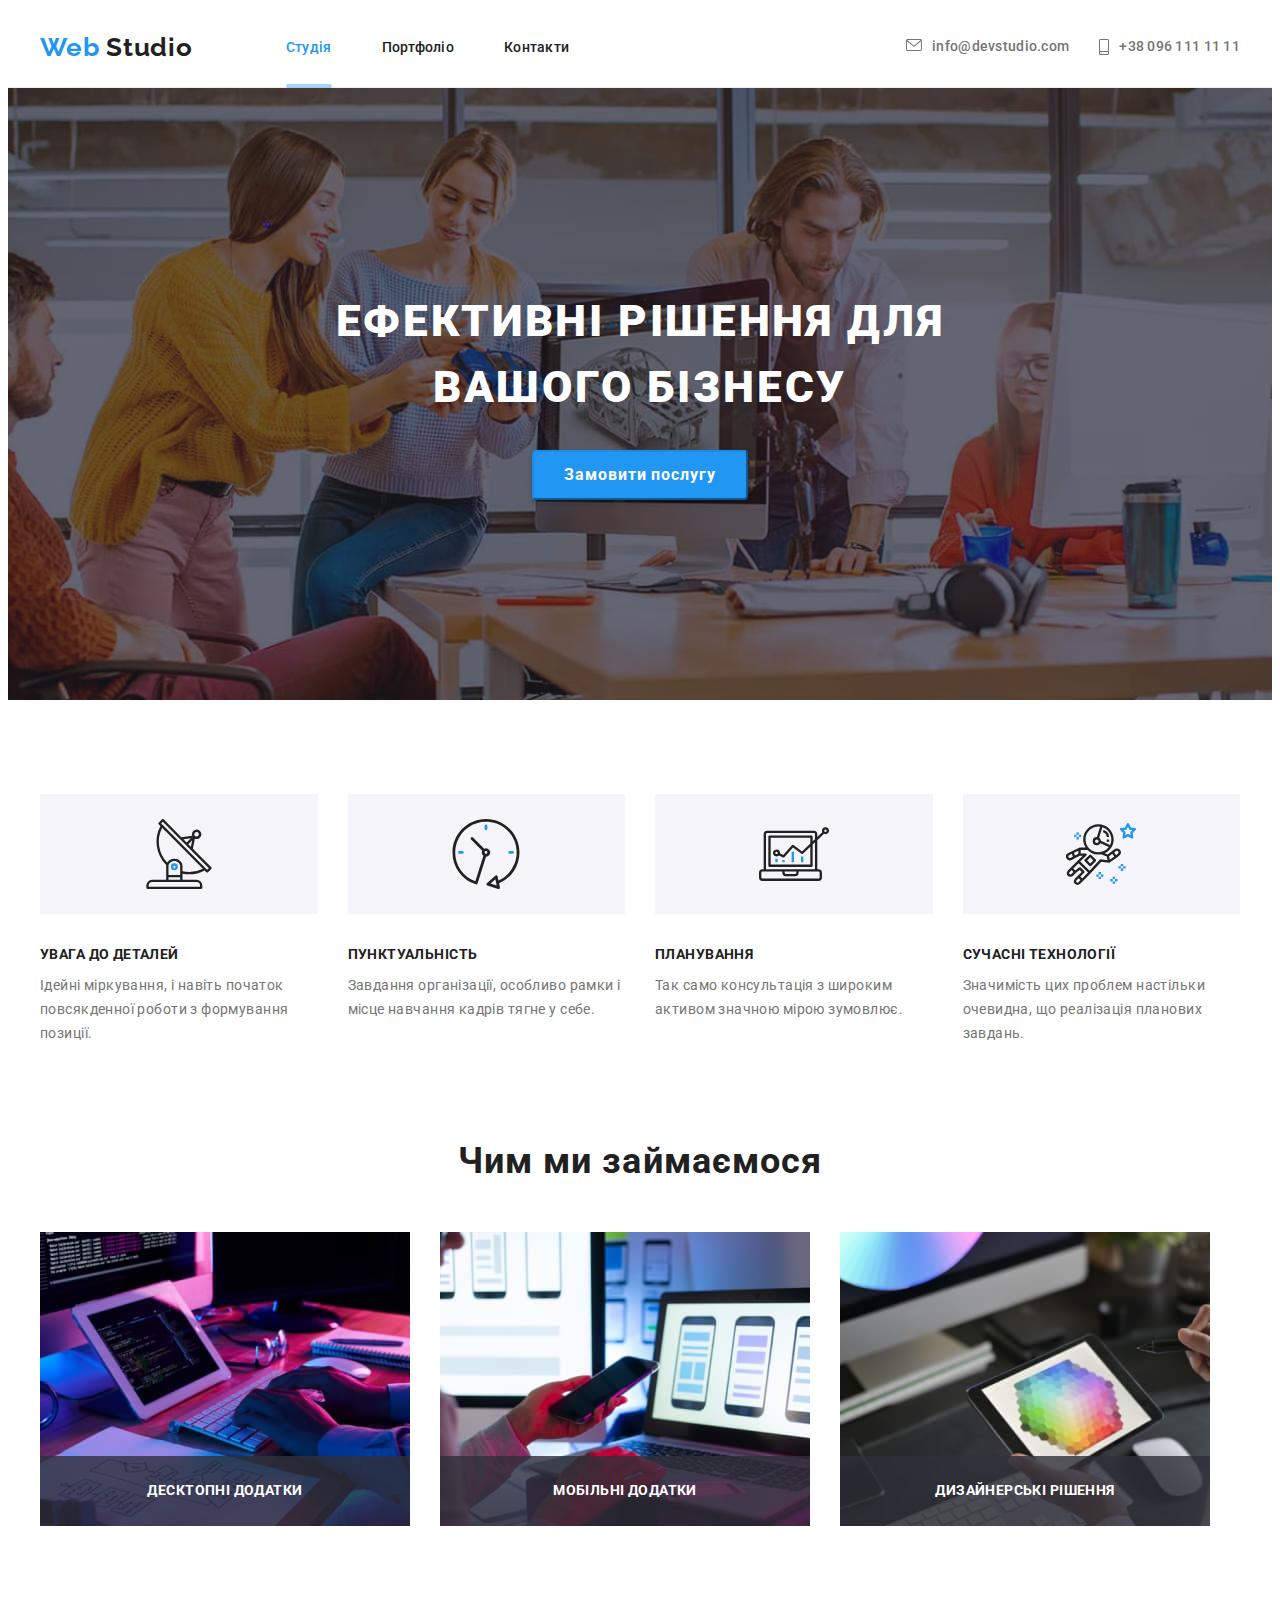
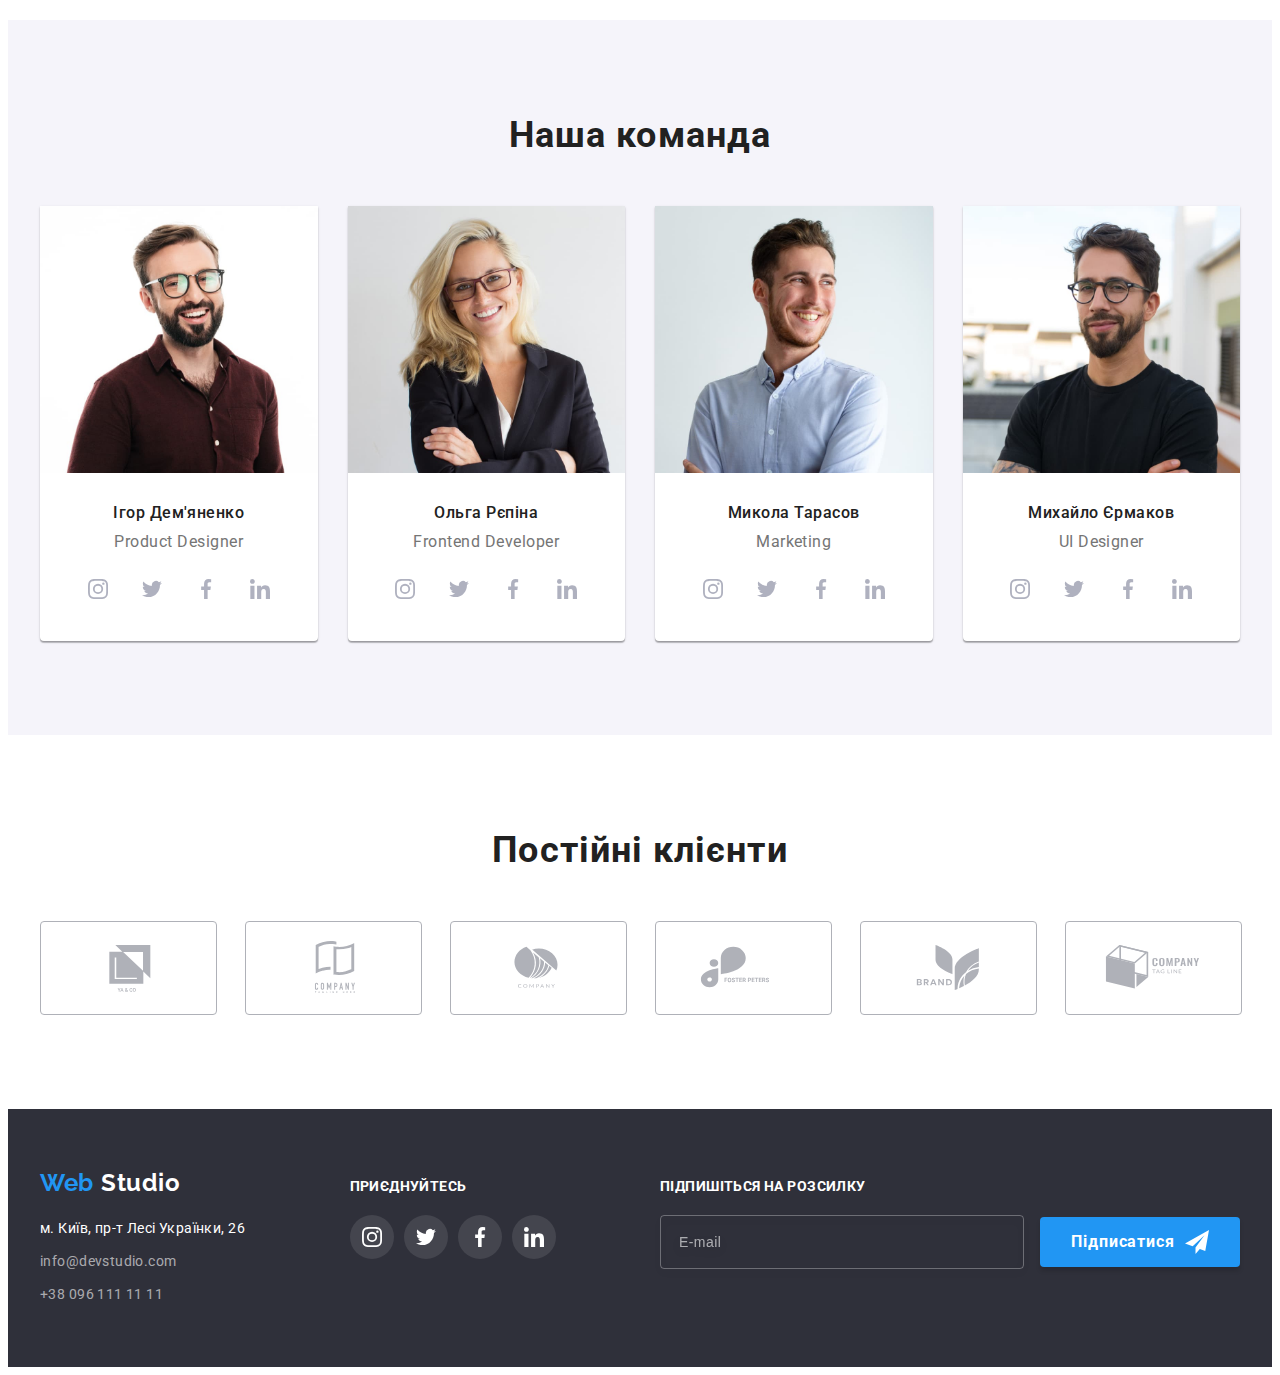
<file: index.html>
<!DOCTYPE html>
<html lang="ru">
	<head>
		<meta charset="UTF-8" />
		<meta http-equiv="X-UA-Compatible" content="IE=edge" />
		<meta name="viewport" content="width=device-width, initial-scale=1.0" />
		<title>Webs tudio</title>
		<link
			rel="stylesheet"
			href="https://cdnjs.cloudflare.com/ajax/libs/modern-normalize/1.1.0/modern-normalize.min.css"
			integrity="sha512-wpPYUAdjBVSE4KJnH1VR1HeZfpl1ub8YT/NKx4PuQ5NmX2tKuGu6U/JRp5y+Y8XG2tV+wKQpNHVUX03MfMFn9Q=="
			crossorigin="anonymous"
			referrerpolicy="no-referrer"
		/>
		<!-- <link rel="stylesheet" href="./css/styles.css" /> -->
		<link rel="stylesheet" href="./css/main.min.css" />
		<link rel="preconnect" href="https://fonts.googleapis.com" />
		<link rel="preconnect" href="https://fonts.gstatic.com" crossorigin />
		<link
			href="https://fonts.googleapis.com/css2?family=Raleway:wght@700&family=Roboto:wght@400;500;700;900&display=swap"
			rel="stylesheet"
		/>
	</head>
	<body>
		<header class="header">
			<div class="container header-container">
				<div class="logo-div">
					<a lang="en" class="logo header__logo link" href="./index.html">
						<span class="logo--color-blue">Web</span>
						Studio
					</a>
				</div>
				<div class="nav-div">
					<nav class="navigation">
						<ul class="navigation__list list">
							<li class="navigation__item">
								<a class="navigation__link link current" href="./index.html">Студія</a>
							</li>
							<li class="navigation__item">
								<a class="navigation__link link" href="./portfolio.html">Портфоліо</a>
							</li>
							<li class="navigation__item"><a class="navigation__link link" href="">Контакти</a></li>
						</ul>
					</nav>
				</div>

				<div class="contacts">
					<ul class="contact header__contact list">
						<li class="contact__item">
							<a class="contact__link link" href="mailto:info@devstudio.com">
								<svg class="contact__icon" width="16" height="12">
									<use href="./images/icons.svg#icon-envelope"></use>
								</svg>
								info@devstudio.com
							</a>
						</li>
						<li class="contact__item">
							<a class="contact__link link" href="tel:+380961111111">
								<svg class="contact__icon" width="10" height="16">
									<use href="./images/icons.svg#icon-smartphone"></use>
								</svg>
								+38 096 111 11 11
							</a>
						</li>
					</ul>
				</div>
				<button class="menu-open" type="button">
					<svg class="menu-btn-open" width="40" height="40">
						<use href="./images/icons.svg#icon-menu"></use>
					</svg>
				</button>
			</div>
			<!-- MOB-MENU -->
			<div class="mob-menu is-hidden">
				<div class="container">
					<div class="mob-menu-top">
						<button class="menu-close" type="button">
							<svg class="menu-btn-close" width="40" height="40">
								<use href="./images/icons.svg#icon-menu-close"></use>
							</svg>
						</button>
						<nav class="mob-menu__nav">
							<ul class="mob-menu__list list">
								<li class="mob-menu__item">
									<a class="mob-menu__link link current" href="./index.html">Студія</a>
								</li>
								<li class="mob-menu__item">
									<a class="mob-menu__link link" href="./portfolio.html">Портфоліо</a>
								</li>
								<li class="mob-menu__item"><a class="mob-menu__link link" href="">Контакти</a></li>
							</ul>
						</nav>
					</div>
					<div class="mob-menu-bottom">
						<div class="mob-contact list">
							<a class="mob-contact__tel link" href="tel:+380961111111">+38 096 111 11 11</a>
							<a class="mob-contact__mail link" href="mailto:info@devstudio.com">info@devstudio.com</a>
						</div>
						<ul class="mob-soc list">
							<li class="mob-soc__item">
								<a href="" target="_blank" rel="noopener noreferrer nofolow" class="mob-soc__link link">
									Instagram
								</a>
							</li>
							<li class="mob-soc__item">
								<a href="" target="_blank" rel="noopener noreferrer nofolow" class="mob-soc__link link">
									Twitter
								</a>
							</li>
							<li class="mob-soc__item">
								<a href="" target="_blank" rel="noopener noreferrer nofolow" class="mob-soc__link link">
									Facebook
								</a>
							</li>
							<li class="mob-soc__item">
								<a href="" target="_blank" rel="noopener noreferrer nofolow" class="mob-soc__link link">
									LinkedIn
								</a>
							</li>
						</ul>
					</div>
				</div>
			</div>
		</header>
		<main>
			<!-- hero -->
			<section class="hero">
				<div class="container hero__container">
					<h1 class="hero__title">Ефективні рішення для вашого бізнесу</h1>
					<button class="hero__btn" type="button" data-modal-open>Замовити послугу</button>
				</div>
			</section>
			<!--Benifits-->
			<section class="benefits section">
				<div class="container">
					<ul class="benefits-list list">
						<li class="benefits-list-item icon-antena">
							<h3 class="benefits-title">Увага до деталей</h3>
							<p class="benefits-text">
								Ідейні міркування, і навіть початок повсякденної роботи з формування позиції.
							</p>
						</li>
						<li class="benefits-list-item icon-clock">
							<h3 class="benefits-title">Пунктуальність</h3>
							<p class="benefits-text">
								Завдання організації, особливо рамки і місце навчання кадрів тягне у себе.
							</p>
						</li>
						<li class="benefits-list-item icon-diagram">
							<h3 class="benefits-title">Планування</h3>
							<p class="benefits-text">Так само консультація з широким активом значною мірою зумовлює.</p>
						</li>
						<li class="benefits-list-item icon-astronaut">
							<h3 class="benefits-title">Сучасні технології</h3>
							<p class="benefits-text">
								Значимість цих проблем настільки очевидна, що реалізація планових завдань.
							</p>
						</li>
					</ul>
				</div>
			</section>
			<!--Activity-->
			<section class="activity section exclusion">
				<div class="container">
					<h2 class="activity__title title">Чим ми займаємося</h2>
					<ul class="activity-list list">
						<li class="activity-list__item">
							<picture>
								<source
									srcset="./images/img1.jpg 1x, ./images/img1-2x.jpg 2x"
									media="(min-width: 1200px)"
								/>
								<img
									class="activity-list__pic"
									src="./images/img1.jpg"
									alt="Creating progects"
									width="370"
								/>
							</picture>
							<p class="activity-list__item-title">Десктопні додатки</p>
						</li>
						<li class="activity-list__item">
							<picture>
								<source
									srcset="./images/img2.jpg 1x, ./images/img2-2x.jpg 2x"
									media="(min-width: 1200px)"
								/>
								<img class="activity-list__pic" src="images/img2.jpg" alt="Visualization" width="370" />
							</picture>
							<p class="activity-list__item-title">Мобільні додатки</p>
						</li>
						<li class="activity-list__item">
							<picture>
								<source
									srcset="./images/img3.jpg 1x, ./images/img3-2x.jpg 2x"
									media="(min-width: 1200px)"
								/>
								<img class="activity-list__pic" src="images/img3.jpg" alt="design" width="370" />
							</picture>
							<p class="activity-list__item-title">Дизайнерські рішення</p>
						</li>
					</ul>
				</div>
			</section>
			<!--Team-->
			<section class="team-section team-section--bg-grey section">
				<div class="container">
					<h2 class="team-section__title title">Наша команда</h2>
					<ul class="team-list list">
						<li class="team-list__item">
							<picture>
								<source
									srcset="./images/team_card1.jpg 1x, ./images/team_card1-2x.jpg 2x"
									media="(min-width: 1200px)"
								/>
								<source
									srcset="./images/team_card1-tab.jpg 1x, ./images/team_card1-tab-2x.jpg 2x"
									media="(min-width: 768px)"
								/>
								<source
									srcset="./images/team_card1-mob.jpg 1x, ./images/team_card1-mob-2x.jpg 2x"
									media="(max-width: 767px)"
								/>
								<img src="images/team_card1-mob.jpg" alt="team member 1" width="450" height="460" />
							</picture>

							<div class="team team-list__team">
								<h3 class="team__member">Ігор Дем'яненко</h3>
								<p lang="en" class="team__text">Product Designer</p>
								<ul class="socials list">
									<li class="socials__item">
										<a href="" class="socials__link link">
											<svg class="socials__icon" width="20" height="20">
												<use href="./images/icons.svg#icon-instagram"></use>
											</svg>
										</a>
									</li>
									<li class="socials__item">
										<a href="" class="socials__link link">
											<svg class="socials__icon" width="20" height="20">
												<use href="./images/icons.svg#icon-twitter"></use>
											</svg>
										</a>
									</li>
									<li class="socials__item">
										<a href="" class="socials__link link">
											<svg class="socials__icon" width="20" height="20">
												<use href="./images/icons.svg#icon-facebook"></use>
											</svg>
										</a>
									</li>
									<li class="socials__item">
										<a href="" class="socials__link link">
											<svg class="socials__icon" width="20" height="20">
												<use href="./images/icons.svg#icon-linkedin"></use>
											</svg>
										</a>
									</li>
								</ul>
							</div>
						</li>
						<li class="team-list__item">
							<picture>
								<source
									srcset="./images/team_card2.jpg 1x, ./images/team_card2-2x.jpg 2x"
									media="(min-width: 1200px)"
								/>
								<source
									srcset="./images/team_card2-tab.jpg 1x, ./images/team_card2-tab-2x.jpg 2x"
									media="(min-width: 768px)"
								/>
								<source
									srcset="./images/team_card2-mob.jpg 1x, ./images/team_card2-mob-2x.jpg 2x"
									media="(max-width: 767px)"
								/>
								<img src="images/team_card2-mob.jpg" alt="team member 2" width="450" height="460" />
							</picture>
							<div class="team team-list__team">
								<h3 class="team__member">Ольга Рєпіна</h3>
								<p lang="en" class="team__text">Frontend Developer</p>
								<ul class="socials list">
									<li class="socials__item">
										<a href="" class="socials__link link">
											<svg class="socials__icon" width="20" height="20">
												<use href="./images/icons.svg#icon-instagram"></use>
											</svg>
										</a>
									</li>
									<li class="socials__item">
										<a href="" class="socials__link link">
											<svg class="socials__icon" width="20" height="20">
												<use href="./images/icons.svg#icon-twitter"></use>
											</svg>
										</a>
									</li>
									<li class="socials__item">
										<a href="" class="socials__link link">
											<svg class="socials__icon" width="20" height="20">
												<use href="./images/icons.svg#icon-facebook"></use>
											</svg>
										</a>
									</li>
									<li class="socials__item">
										<a href="" class="socials__link link">
											<svg class="socials__icon" width="20" height="20">
												<use href="./images/icons.svg#icon-linkedin"></use>
											</svg>
										</a>
									</li>
								</ul>
							</div>
						</li>
						<li class="team-list__item">
							<picture>
								<source
									srcset="./images/team_card3.jpg 1x, ./images/team_card3-2x.jpg 2x"
									media="(min-width: 1200px)"
								/>
								<source
									srcset="./images/team_card3-tab.jpg 1x, ./images/team_card3-tab-2x.jpg 2x"
									media="(min-width: 768px)"
								/>
								<source
									srcset="./images/team_card3-mob.jpg 1x, ./images/team_card3-mob-2x.jpg 2x"
									media="(max-width: 767px)"
								/>
								<img src="images/team_card3-mob.jpg" alt="team member 3" width="450" height="460" />
							</picture>
							<div class="team team-list__team">
								<h3 class="team__member">Микола Тарасов</h3>
								<p lang="en" class="team__text">Marketing</p>
								<ul class="socials list">
									<li class="socials__item">
										<a href="" class="socials__link link">
											<svg class="socials__icon" width="20" height="20">
												<use href="./images/icons.svg#icon-instagram"></use>
											</svg>
										</a>
									</li>
									<li class="socials__item">
										<a href="" class="socials__link link">
											<svg class="socials__icon" width="20" height="20">
												<use href="./images/icons.svg#icon-twitter"></use>
											</svg>
										</a>
									</li>
									<li class="socials__item">
										<a href="" class="socials__link link">
											<svg class="socials__icon" width="20" height="20">
												<use href="./images/icons.svg#icon-facebook"></use>
											</svg>
										</a>
									</li>
									<li class="socials__item">
										<a href="" class="socials__link link">
											<svg class="socials__icon" width="20" height="20">
												<use href="./images/icons.svg#icon-linkedin"></use>
											</svg>
										</a>
									</li>
								</ul>
							</div>
						</li>
						<li class="team-list__item">
							<picture>
								<source
									srcset="./images/team_card4.jpg 1x, ./images/team_card4-2x.jpg 2x"
									media="(min-width: 1200px)"
								/>
								<source
									srcset="./images/team_card4-tab.jpg 1x, ./images/team_card4-tab-2x.jpg 2x"
									media="(min-width: 768px)"
								/>
								<source
									srcset="./images/team_card4-mob.jpg 1x, ./images/team_card4-mob-2x.jpg 2x"
									media="(max-width: 767px)"
								/>
								<img src="images/team_card4-mob.jpg" alt="team member 4" width="450" height="460" />
							</picture>
							<div class="team team-list__team">
								<h3 class="team__member">Михайло Єрмаков</h3>
								<p lang="en" class="team__text">UI Designer</p>
								<ul class="socials list">
									<li class="socials__item">
										<a href="" class="socials__link link">
											<svg class="socials__icon" width="20" height="20">
												<use href="./images/icons.svg#icon-instagram"></use>
											</svg>
										</a>
									</li>
									<li class="socials__item">
										<a href="" class="socials__link link">
											<svg class="socials__icon" width="20" height="20">
												<use href="./images/icons.svg#icon-twitter"></use>
											</svg>
										</a>
									</li>
									<li class="socials__item">
										<a href="" class="socials__link link">
											<svg class="socials__icon" width="20" height="20">
												<use href="./images/icons.svg#icon-facebook"></use>
											</svg>
										</a>
									</li>
									<li class="socials__item">
										<a href="" class="socials__link link">
											<svg class="socials__icon" width="20" height="20">
												<use href="./images/icons.svg#icon-linkedin"></use>
											</svg>
										</a>
									</li>
								</ul>
							</div>
						</li>
					</ul>
				</div>
			</section>
			<!-- clients -->
			<section class="clients section">
				<div class="container">
					<h2 class="title clietnt__title">Постійні клієнти</h2>
					<ul class="clients-list list">
						<li class="clients-item item">
							<a href="" class="clients-logo-link link">
								<svg class="clients-logo" width="106" height="60">
									<use href="./images/icons.svg#icon-logo_ya"></use>
								</svg>
							</a>
						</li>
						<li class="clients-item item">
							<a href="" class="clients-logo-link link">
								<svg class="clients-logo" width="106" height="60">
									<use href="./images/icons.svg#icon-logo_com"></use>
								</svg>
							</a>
						</li>
						<li class="clients-item item">
							<a href="" class="clients-logo-link link">
								<svg class="clients-logo" width="106" height="60">
									<use href="./images/icons.svg#icon-logo_co"></use>
								</svg>
							</a>
						</li>
						<li class="clients-item item">
							<a href="" class="clients-logo-link link">
								<svg class="clients-logo" width="106" height="60">
									<use href="./images/icons.svg#icon-logo_fos"></use>
								</svg>
							</a>
						</li>
						<li class="clients-item item">
							<a href="" class="clients-logo-link link">
								<svg class="clients-logo" width="106" height="60">
									<use href="./images/icons.svg#icon-logo_br"></use>
								</svg>
							</a>
						</li>
						<li class="clients-item item">
							<a href="" class="clients-logo-link link">
								<svg class="clients-logo" width="106" height="60">
									<use href="./images/icons.svg#icon-logo_tag"></use>
								</svg>
							</a>
						</li>
					</ul>
				</div>
			</section>
		</main>
		<!--Footer-->
		<footer class="basement">
			<div class="container basement-container">
				<div class="footer-section">
					<a lang="en" class="logo link" href="./index.html">
						<span class="logo--color-blue">Web</span>
						<span class="logo--color-white">Studio</span>
					</a>
					<address class="basement-addres">
						<p class="basement-addres__title">м. Київ, пр-т Лесі Українки, 26</p>
						<ul class="basement-list list">
							<li class="contact-item bs-contact">
								<a class="basement-mail-link link" href="mailto:info@devstudio.com">
									info@devstudio.com
								</a>
							</li>
							<li class="contact-item">
								<a class="basement-phone-link link" href="tel:+380961111111">+38 096 111 11 11</a>
							</li>
						</ul>
					</address>
				</div>
				<div class="join footer__join">
					<h2 class="join__title">приєднуйтесь</h2>
					<ul class="join-soc socials list">
						<li class="socials__item">
							<a href="" class="socials__link socials__link--color-grey link">
								<svg class="socials__icon--color-white" width="20" height="20">
									<use href="./images/icons.svg#icon-instagram"></use>
								</svg>
							</a>
						</li>
						<li class="socials__item">
							<a href="" class="socials__link socials__link--color-grey link">
								<svg class="socials__icon--color-white" width="20" height="20">
									<use href="./images/icons.svg#icon-twitter"></use>
								</svg>
							</a>
						</li>
						<li class="socials__item">
							<a href="" class="socials__link socials__link--color-grey link">
								<svg class="socials__icon--color-white" width="20" height="20">
									<use href="./images/icons.svg#icon-facebook"></use>
								</svg>
							</a>
						</li>
						<li class="socials__item">
							<a href="" class="socials__link socials__link--color-grey link">
								<svg class="socials__icon--color-white" width="20" height="20">
									<use href="./images/icons.svg#icon-linkedin"></use>
								</svg>
							</a>
						</li>
					</ul>
				</div>
				<!-- sign-up form -->
				<form class="sign-up">
					<div class="sign-up-mail">
						<label for="sign-mail" class="sign-label">Підпишіться на розсилку</label>
						<input class="sign-input" type="email" name="sign-mail" placeholder="E-mail" id="sign-mail" />
						<button type="submit" class="sign-btn">
							Підписатися
							<svg class="sign-up-icon" width="24" height="24">
								<use href="./images/icons.svg#icon-send_icon"></use>
							</svg>
						</button>
					</div>
				</form>
			</div>
		</footer>
		<!-- backdrop -->
		<div class="backdrop is-hidden" data-modal>
			<div class="modal">
				<button class="modal-btn-close" data-modal-close>
					<svg class="modal-close" width="18" height="18">
						<use href="./images/icons.svg#icon-close-black-18dp"></use>
					</svg>
				</button>
				<!-- modal-form -->
				<p class="registration-title">Залиште свої дані, ми вам передзвонимо</p>
				<form class="client-registranion">
					<div class="form-field">
						<label for="client-name" class="form-label">Ім'я</label>
						<div class="input-wrap">
							<input class="form-input" type="text" name="name" id="client-name" />

							<svg class="input-icon" width="18" height="18">
								<use href="./images/icons.svg#icon-person_icon"></use>
							</svg>
						</div>
					</div>
					<div class="form-field">
						<label for="client-tel" class="form-label">Телефон</label>
						<div class="input-wrap">
							<input class="form-input" type="tel" name="tel" id="client-tel" />

							<svg class="input-icon" width="18" height="18">
								<use href="./images/icons.svg#icon-phone_icon"></use>
							</svg>
						</div>
					</div>
					<div class="form-field">
						<label for="client-mail" class="form-label">Пошта</label>
						<div class="input-wrap">
							<input class="form-input" type="email" name="mail" id="client-mail" />

							<svg class="input-icon" width="18" height="18">
								<use href="./images/icons.svg#icon-email_icon"></use>
							</svg>
						</div>
					</div>

					<div class="form-field reg-comment">
						<label for="comment" class="form-label">Коментар</label>
						<textarea
							class="form-textarea"
							name="comment"
							rows="5"
							placeholder="Введіть текст"
							id="comment"
						></textarea>
					</div>

					<div class="agreement-field">
						<input type="checkbox" name="agreement" id="agreement" class="form-checkbox visually-hidden" />
						<label for="agreement" class="label-checkbox">
							<span>
								<svg class="check-icon" width="11" height="8">
									<use href="./images/icons.svg#icon-check"></use>
								</svg>
							</span>
							Погоджуюся з розсилкою та приймаю &nbsp;
							<a class="agreement-link link" href="">Умови договору</a>
						</label>
					</div>
					<button type="submit" class="reg-btn">Відправити</button>
				</form>
			</div>
		</div>
		<!-- modal script -->
		<script src="./js/modal.js"></script>
		<script src="./js/menu.js"></script>
		<!-- form script -->
		<script>
			(() => {
				document.querySelector(".js-speaker-form").addEventListener("sumit", e => {
					e.preventDefault();

					new FormData(e.currentTarget).forEach((value, name) => console.log("${name}: ${value}"));
				});
			})();
		</script>
	</body>
</html>
</file>
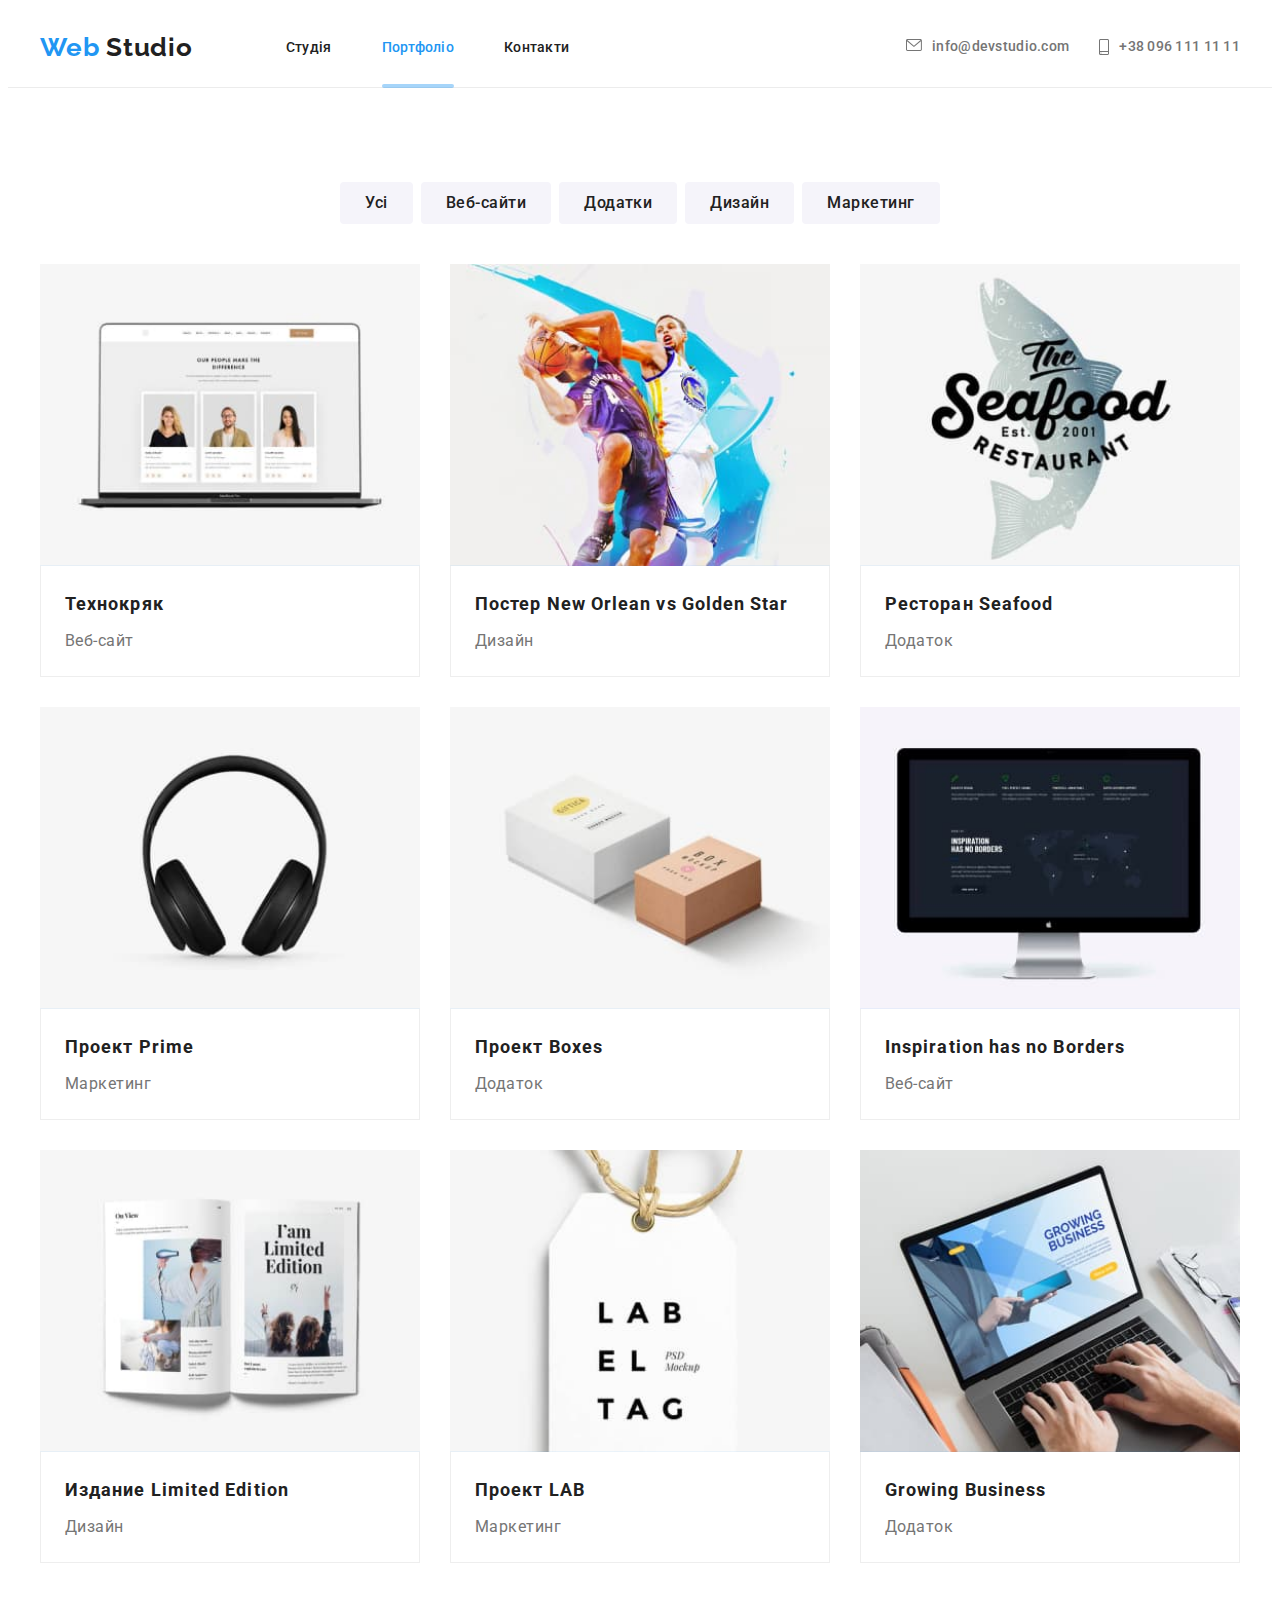
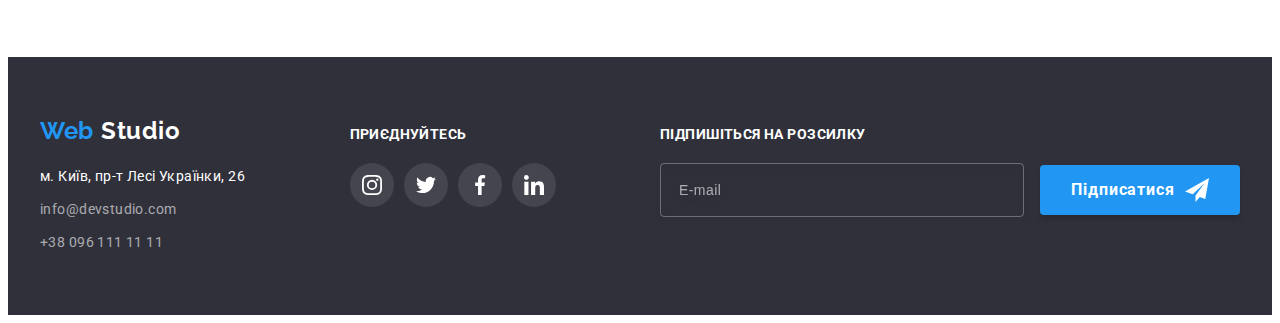
<file: portfolio.html>
<!DOCTYPE html>
<html lang="ru">
	<head>
		<meta charset="UTF-8" />
		<meta http-equiv="X-UA-Compatible" content="IE=edge" />
		<meta name="viewport" content="width=device-width, initial-scale=1.0" />
		<title>Webs tudio</title>
		<link
			rel="stylesheet"
			href="https://cdnjs.cloudflare.com/ajax/libs/modern-normalize/1.1.0/modern-normalize.min.css"
			integrity="sha512-wpPYUAdjBVSE4KJnH1VR1HeZfpl1ub8YT/NKx4PuQ5NmX2tKuGu6U/JRp5y+Y8XG2tV+wKQpNHVUX03MfMFn9Q=="
			crossorigin="anonymous"
			referrerpolicy="no-referrer"
		/>
		<!-- <link rel="stylesheet" href="./css/styles.css" /> -->
		<link rel="stylesheet" href="./css/main.min.css" />
		<link rel="preconnect" href="https://fonts.googleapis.com" />
		<link rel="preconnect" href="https://fonts.gstatic.com" crossorigin />
		<link
			href="https://fonts.googleapis.com/css2?family=Raleway:wght@700&family=Roboto:wght@400;500;700;900&display=swap"
			rel="stylesheet"
		/>
	</head>
	<body>
		<header class="header">
			<div class="container header-container">
				<div class="logo-div">
					<a lang="en" class="logo header__logo link" href="./index.html">
						<span class="logo--color-blue">Web</span>
						Studio
					</a>
				</div>
				<div class="nav-div">
					<nav class="navigation">
						<ul class="navigation__list list">
							<li class="navigation__item">
								<a class="navigation__link link" href="./index.html">Студія</a>
							</li>
							<li class="navigation__item">
								<a class="navigation__link link current" href="./portfolio.html">Портфоліо</a>
							</li>
							<li class="navigation__item"><a class="navigation__link link" href="">Контакти</a></li>
						</ul>
					</nav>
				</div>

				<div class="contacts">
					<ul class="contact header__contact list">
						<li class="contact__item">
							<a class="contact__link link" href="mailto:info@devstudio.com">
								<svg class="contact__icon" width="16" height="12">
									<use href="./images/icons.svg#icon-envelope"></use>
								</svg>
								info@devstudio.com
							</a>
						</li>
						<li class="contact__item">
							<a class="contact__link link" href="tel:+380961111111">
								<svg class="contact__icon" width="10" height="16">
									<use href="./images/icons.svg#icon-smartphone"></use>
								</svg>
								+38 096 111 11 11
							</a>
						</li>
					</ul>
				</div>

				<button class="menu-open" type="button">
					<svg class="menu-btn-open" width="40" height="40">
						<use href="./images/icons.svg#icon-menu"></use>
					</svg>
				</button>
			</div>
			<!-- MOB-MENU -->
			<div class="mob-menu is-hidden">
				<div class="container">
					<div class="mob-menu-top">
						<button class="menu-close" type="button">
							<svg class="menu-btn-close" width="40" height="40">
								<use href="./images/icons.svg#icon-menu-close"></use>
							</svg>
						</button>
						<nav class="mob-menu__nav">
							<ul class="mob-menu__list list">
								<li class="mob-menu__item">
									<a class="mob-menu__link link" href="./index.html">Студія</a>
								</li>
								<li class="mob-menu__item">
									<a class="mob-menu__link link current" href="./portfolio.html">Портфоліо</a>
								</li>
								<li class="mob-menu__item"><a class="mob-menu__link link" href="">Контакти</a></li>
							</ul>
						</nav>
					</div>
					<div class="mob-menu-bottom">
						<div class="mob-contact list">
							<a class="mob-contact__tel link" href="tel:+380961111111">+38 096 111 11 11</a>
							<a class="mob-contact__mail link" href="mailto:info@devstudio.com">info@devstudio.com</a>
						</div>
						<ul class="mob-soc list">
							<li class="mob-soc__item">
								<a href="" target="_blank" rel="noopener noreferrer nofolow" class="mob-soc__link link">
									Instagram
								</a>
							</li>
							<li class="mob-soc__item">
								<a href="" target="_blank" rel="noopener noreferrer nofolow" class="mob-soc__link link">
									Twitter
								</a>
							</li>
							<li class="mob-soc__item">
								<a href="" target="_blank" rel="noopener noreferrer nofolow" class="mob-soc__link link">
									Facebook
								</a>
							</li>
							<li class="mob-soc__item">
								<a href="" target="_blank" rel="noopener noreferrer nofolow" class="mob-soc__link link">
									LinkedIn
								</a>
							</li>
						</ul>
					</div>
				</div>
			</div>
		</header>
		<!-- main -->
		<main>
			<section class="portfolio section">
				<div class="container">
					<h1 class="visually-hidden">Портфолио</h1>
					<ul class="portfolio-menu-list list">
						<li class="portfolio-menu-item">
							<button class="menu-btn" type="button">Усі</button>
						</li>
						<li class="portfolio-menu-item">
							<button class="menu-btn" type="button">Веб-сайти</button>
						</li>
						<li class="portfolio-menu-item">
							<button class="menu-btn" type="button">Додатки</button>
						</li>
						<li class="portfolio-menu-item">
							<button class="menu-btn" type="button">Дизайн</button>
						</li>
						<li class="portfolio-menu-item">
							<button class="menu-btn" type="button">Маркетинг</button>
						</li>
					</ul>
					<h2 class="visually-hidden">Проекти</h2>
					<ul class="portfolio-progects list">
						<li class="portfolio-item">
							<a class="porfolio-link link" href="">
								<div class="card-thumb">
									<picture>
										<source
											srcset="./images/tehnomarket.jpg 1x, ./images/tehnomarket-2x.jpg 2x"
											media="(min-width: 1200px)"
										/>
										<source
											srcset="./images/tehnomarket-tab.jpg 1x, ./images/tehnomarket-tab-2x.jpg 2x"
											media="(min-width: 768px)"
										/>
										<source
											srcset="./images/tehnomarket-mob.jpg 1x, ./images/tehnomarket-mob-2x.jpg 2x"
											media="(max-width: 767px)"
										/>
										<img src="./images/tehnomarket-mob.jpg" alt="Технокряr" width="450" />
									</picture>

									<div class="portfolio-action">
										<div class="portfolio-overlay">
											<p class="text-overlay">
												<span class="portfolio-article">
													Ресурс пропонує комплексні пропозиції з різним рівнем функціоналу та
													сервісів. Все це дозволить відвідувачу отримати вичерпні відомості
													про компанію чи приватну особу.
												</span>
											</p>
										</div>
									</div>
								</div>
								<div class="card-content">
									<h3 class="portfolio-title">Технокряк</h3>
									<p class="portfolio-text">Веб-сайт</p>
								</div>
							</a>
						</li>
						<li class="portfolio-item">
							<a class="porfolio-link link" href="">
								<div class="card-thumb">
									<picture>
										<source
											srcset="./images/nogs.jpg 1x, ./images/nogs-2x.jpg 2x"
											media="(min-width: 1200px)"
										/>
										<source
											srcset="./images/nogs-tab.jpg 1x, ./images/nogs-tab-2x.jpg 2x"
											media="(min-width: 768px)"
										/>
										<source
											srcset="./images/nogs-mob.jpg 1x, ./images/nogs-mob-2x.jpg 2x"
											media="(max-width: 767px)"
										/>
										<img
											src="./images/nogs-mob.jpg"
											alt="Постер New Orlean vs Golden Star"
											width="450"
										/>
									</picture>
									<div class="portfolio-action">
										<div class="portfolio-overlay">
											<p class="text-overlay">
												<span class="portfolio-article">
													Ресурс пропонує комплексні пропозиції з різним рівнем функціоналу та
													сервісів. Все це дозволить відвідувачу отримати вичерпні відомості
													про компанію чи приватну особу.
												</span>
											</p>
										</div>
									</div>
								</div>
								<div class="card-content">
									<h3 class="portfolio-title">Постер New Orlean vs Golden Star</h3>
									<p class="portfolio-text">Дизайн</p>
								</div>
							</a>
						</li>
						<li class="portfolio-item">
							<a class="porfolio-link link" href="">
								<div class="card-thumb">
									<picture>
										<source
											srcset="./images/sfreast.jpg 1x, ./images/sfreast-2x.jpg 2x"
											media="(min-width: 1200px)"
										/>
										<source
											srcset="./images/sfreast-tab.jpg 1x, ./images/sfreast-tab-2x.jpg 2x"
											media="(min-width: 768px)"
										/>
										<source
											srcset="./images/sfreast-mob.jpg 1x, ./images/sfreast-mob-2x.jpg 2x"
											media="(max-width: 767px)"
										/>
										<img src="./images/sfreast-mob.jpg" alt="Ресторан Seafood" width="450" />
									</picture>
									<div class="portfolio-action">
										<div class="portfolio-overlay">
											<p class="text-overlay">
												<span class="portfolio-article">
													Ресурс пропонує комплексні пропозиції з різним рівнем функціоналу та
													сервісів. Все це дозволить відвідувачу отримати вичерпні відомості
													про компанію чи приватну особу.
												</span>
											</p>
										</div>
									</div>
								</div>
								<div class="card-content">
									<h3 class="portfolio-title">Ресторан Seafood</h3>
									<p class="portfolio-text">Додаток</p>
								</div>
							</a>
						</li>
						<li class="portfolio-item">
							<a class="porfolio-link link" href="">
								<div class="card-thumb">
									<picture>
										<source
											srcset="./images/prime.jpg 1x, ./images/prime-2x.jpg 2x"
											media="(min-width: 1200px)"
										/>
										<source
											srcset="./images/prime-tab.jpg 1x, ./images/prime-tab-2x.jpg 2x"
											media="(min-width: 768px)"
										/>
										<source
											srcset="./images/prime-mob.jpg 1x, ./images/prime-mob-2x.jpg 2x"
											media="(max-width: 767px)"
										/>
										<img src="./images/prime-mob.jpg" alt=">Проект Prime" width="450" />
									</picture>
									<div class="portfolio-action">
										<div class="portfolio-overlay">
											<p class="text-overlay">
												<span class="portfolio-article">
													Ресурс пропонує комплексні пропозиції з різним рівнем функціоналу та
													сервісів. Все це дозволить відвідувачу отримати вичерпні відомості
													про компанію чи приватну особу.
												</span>
											</p>
										</div>
									</div>
								</div>
								<div class="card-content">
									<h3 class="portfolio-title">Проект Prime</h3>
									<p class="portfolio-text">Маркетинг</p>
								</div>
							</a>
						</li>
						<li class="portfolio-item">
							<a class="porfolio-link link" href="">
								<div class="card-thumb">
									<picture>
										<source
											srcset="./images/boxes.jpg 1x, ./images/boxes-2x.jpg 2x"
											media="(min-width: 1200px)"
										/>
										<source
											srcset="./images/boxes-tab.jpg 1x, ./images/boxes-tab-2x.jpg 2x"
											media="(min-width: 768px)"
										/>
										<source
											srcset="./images/boxes-mob.jpg 1x, ./images/boxes-mob-2x.jpg 2x"
											media="(max-width: 767px)"
										/>
										<img src="./images/boxes-mob.jpg" alt="Проект Boxes" width="450" />
									</picture>
									<div class="portfolio-action">
										<div class="portfolio-overlay">
											<p class="text-overlay">
												<span class="portfolio-article">
													Ресурс пропонує комплексні пропозиції з різним рівнем функціоналу та
													сервісів. Все це дозволить відвідувачу отримати вичерпні відомості
													про компанію чи приватну особу.
												</span>
											</p>
										</div>
									</div>
								</div>
								<div class="card-content">
									<h3 class="portfolio-title">Проект Boxes</h3>
									<p class="portfolio-text">Додаток</p>
								</div>
							</a>
						</li>
						<li class="portfolio-item">
							<a class="porfolio-link link" href="">
								<div class="card-thumb">
									<picture>
										<source
											srcset="./images/border.jpg 1x, ./images/border-2x.jpg 2x"
											media="(min-width: 1200px)"
										/>
										<source
											srcset="./images/border-tab.jpg 1x, ./images/border-tab-2x.jpg 2x"
											media="(min-width: 768px)"
										/>
										<source
											srcset="./images/border-mob.jpg 1x, ./images/border-mob-2x.jpg 2x"
											media="(max-width: 767px)"
										/>
										<img
											src="./images/border-mob.jpg"
											alt="Inspiration has no Borders"
											width="450"
										/>
									</picture>
									<div class="portfolio-action">
										<div class="portfolio-overlay">
											<p class="text-overlay">
												<span class="portfolio-article">
													Ресурс пропонує комплексні пропозиції з різним рівнем функціоналу та
													сервісів. Все це дозволить відвідувачу отримати вичерпні відомості
													про компанію чи приватну особу.
												</span>
											</p>
										</div>
									</div>
								</div>
								<div class="card-content">
									<h3 class="portfolio-title">Inspiration has no Borders</h3>
									<p class="portfolio-text">Веб-сайт</p>
								</div>
							</a>
						</li>
						<li class="portfolio-item">
							<a class="porfolio-link link" href="">
								<div class="card-thumb">
									<picture>
										<source
											srcset="./images/limedition.jpg 1x, ./images/limedition-2x.jpg 2x"
											media="(min-width: 1200px)"
										/>
										<source
											srcset="./images/limedition-tab.jpg 1x, ./images/limedition-tab-2x.jpg 2x"
											media="(min-width: 768px)"
										/>
										<source
											srcset="./images/limedition-mob.jpg 1x, ./images/limedition-mob-2x.jpg 2x"
											media="(max-width: 767px)"
										/>
										<img
											src="./images/limedition-mob.jpg"
											alt="Издание Limited Edition"
											width="450"
										/>
									</picture>
									<div class="portfolio-action">
										<div class="portfolio-overlay">
											<p class="text-overlay">
												<span class="portfolio-article">
													Ресурс пропонує комплексні пропозиції з різним рівнем функціоналу та
													сервісів. Все це дозволить відвідувачу отримати вичерпні відомості
													про компанію чи приватну особу.
												</span>
											</p>
										</div>
									</div>
								</div>
								<div class="card-content">
									<h3 class="portfolio-title">Издание Limited Edition</h3>
									<p class="portfolio-text">Дизайн</p>
								</div>
							</a>
						</li>
						<li class="portfolio-item">
							<a class="porfolio-link link" href="">
								<div class="card-thumb">
									<picture>
										<source
											srcset="./images/lab.jpg 1x, ./images/lab-2x.jpg 2x"
											media="(min-width: 1200px)"
										/>
										<source
											srcset="./images/lab-tab.jpg 1x, ./images/lab-tab-2x.jpg 2x"
											media="(min-width: 768px)"
										/>
										<source
											srcset="./images/lab-mob.jpg 1x, ./images/lab-mob-2x.jpg 2x"
											media="(max-width: 767px)"
										/>
										<img src="./images/lab-mob.jpg" alt="Проект LAB" width="450" />
									</picture>
									<div class="portfolio-action">
										<div class="portfolio-overlay">
											<p class="text-overlay">
												<span class="portfolio-article">
													Ресурс пропонує комплексні пропозиції з різним рівнем функціоналу та
													сервісів. Все це дозволить відвідувачу отримати вичерпні відомості
													про компанію чи приватну особу.
												</span>
											</p>
										</div>
									</div>
								</div>
								<div class="card-content">
									<h3 class="portfolio-title">Проект LAB</h3>
									<p class="portfolio-text">Маркетинг</p>
								</div>
							</a>
						</li>
						<li class="portfolio-item">
							<a class="porfolio-link link" href="">
								<div class="card-thumb">
									<picture>
										<source
											srcset="./images/growbuiss.jpg 1x, ./images/growbuiss-2x.jpg 2x"
											media="(min-width: 1200px)"
										/>
										<source
											srcset="./images/growbuiss-tab.jpg 1x, ./images/growbuiss-tab-2x.jpg 2x"
											media="(min-width: 768px)"
										/>
										<source
											srcset="./images/growbuiss-mob.jpg 1x, ./images/growbuiss-mob-2x.jpg 2x"
											media="(max-width: 767px)"
										/>
										<img src="./images/growbuiss-mob-2x.jpg" alt="Growing Business" width="450" />
									</picture>
									<div class="portfolio-action">
										<div class="portfolio-overlay">
											<p class="text-overlay">
												<span class="portfolio-article">
													Ресурс пропонує комплексні пропозиції з різним рівнем функціоналу та
													сервісів. Все це дозволить відвідувачу отримати вичерпні відомості
													про компанію чи приватну особу.
												</span>
											</p>
										</div>
									</div>
								</div>
								<div class="card-content">
									<h3 class="portfolio-title">Growing Business</h3>
									<p class="portfolio-text">Додаток</p>
								</div>
							</a>
						</li>
					</ul>
				</div>
			</section>
		</main>
		<!--Footer-->
		<footer class="basement">
			<div class="container basement-container">
				<div class="footer-section">
					<a lang="en" class="logo link" href="./index.html">
						<span class="logo--color-blue">Web</span>
						<span class="logo--color-white">Studio</span>
					</a>
					<address class="basement-addres">
						<p class="basement-addres__title">м. Київ, пр-т Лесі Українки, 26</p>
						<ul class="basement-list list">
							<li class="contact-item bs-contact">
								<a class="basement-mail-link link" href="mailto:info@devstudio.com">
									info@devstudio.com
								</a>
							</li>
							<li class="contact-item">
								<a class="basement-phone-link link" href="tel:+380961111111">+38 096 111 11 11</a>
							</li>
						</ul>
					</address>
				</div>
				<div class="join footer__join">
					<h2 class="join__title">приєднуйтесь</h2>
					<ul class="join-soc socials list">
						<li class="socials__item">
							<a href="" class="socials__link socials__link--color-grey link">
								<svg class="socials__icon--color-white" width="20" height="20">
									<use href="./images/icons.svg#icon-instagram"></use>
								</svg>
							</a>
						</li>
						<li class="socials__item">
							<a href="" class="socials__link socials__link--color-grey link">
								<svg class="socials__icon--color-white" width="20" height="20">
									<use href="./images/icons.svg#icon-twitter"></use>
								</svg>
							</a>
						</li>
						<li class="socials__item">
							<a href="" class="socials__link socials__link--color-grey link">
								<svg class="socials__icon--color-white" width="20" height="20">
									<use href="./images/icons.svg#icon-facebook"></use>
								</svg>
							</a>
						</li>
						<li class="socials__item">
							<a href="" class="socials__link socials__link--color-grey link">
								<svg class="socials__icon--color-white" width="20" height="20">
									<use href="./images/icons.svg#icon-linkedin"></use>
								</svg>
							</a>
						</li>
					</ul>
				</div>
				<!-- sign-up form -->
				<form class="sign-up">
					<div class="sign-up-mail">
						<label for="sign-mail" class="sign-label">Підпишіться на розсилку</label>
						<input class="sign-input" type="email" name="sign-mail" placeholder="E-mail" id="sign-mail" />
						<button type="submit" class="sign-btn">
							Підписатися
							<svg class="sign-up-icon" width="24" height="24">
								<use href="./images/icons.svg#icon-send_icon"></use>
							</svg>
						</button>
					</div>
				</form>
			</div>
		</footer>
		<script src="./js/menu.js"></script>
	</body>
</html>
</file>
<file: css/main.min.css>
:root{--primary-text-color: #757575;--title-text-color: #212121;--title-second-color: #ffffff;--accent-text-color: #2196f3;--bg-color: #2f303a;--light-grey-color: #f5f4fa;--grey-contacts-color: rgba(255, 255, 255, 0.6);--btn-blue-color: #188ce8;--border-icon-color: rgba(175, 177, 184, 1);--animation-mode: 250ms cubic-bezier(0.4, 0, 0.2, 1)}p,h1,h2,h3,h4,h5,h6{margin:0}ul{margin:0;padding-left:0}a{color:currentColor}img{display:block;max-width:100%;height:auto}button{cursor:pointer}textarea{resize:none}body{font-family:"roboto",sans-serif;color:var(--primary-text-color);background:var(--title-second-color)}.list{list-style:none}.link{color:currentColor;text-decoration:none}.no-scroll{overflow:hidden}.visually-hidden{position:absolute;width:1px;height:1px;margin:-1px;border:0;padding:0;white-space:nowrap;clip-path:inset(100%);clip:rect(0 0 0 0);overflow:hidden}.is-hidden{visibility:hidden;opacity:0;pointer-events:none}.logo{text-decoration:none;font-family:"Raleway",sans-serif;font-style:normal;font-weight:700;font-size:24px;line-height:1.17;letter-spacing:.03em;color:var(--title-text-color)}.logo--color-white{color:var(--title-second-color)}.logo--color-blue{color:var(--accent-text-color)}.header__logo{margin-right:auto;transition:color var(--animation-mode)}.header__logo:hover,.header__logo:focus{color:var(--accent-text-color)}@media screen and (min-width: 768px){.header__logo{margin-right:88px}}@media screen and (min-width: 1200px){.header__logo{margin-right:93px;font-size:26px;line-height:1.92}}.container{width:100%;margin-left:auto;margin-right:auto;padding-left:15px;padding-right:15px}@media screen and (min-width: 480px){.container{max-width:480px}}@media screen and (min-width: 768px){.container{max-width:768px}}@media screen and (min-width: 1200px){.container{max-width:1200px}}.title{font-weight:700;font-size:28px;line-height:1.18;text-align:center;letter-spacing:.03em;color:var(--title-text-color)}@media screen and (min-width: 1200px){.title{font-size:36px;line-height:1.17}}.section{padding-top:94px;padding-bottom:94px}.exclusion{padding-top:0}.backdrop{position:fixed;top:0;left:0;width:100%;height:100%;background-color:rgba(0,0,0,.2);opacity:1;transition:opacity var(--animation-mode),visibility var(--animation-mode)}.backdrop.is-hidden{visibility:hidden;opacity:0;pointer-events:none}.backdrop.is-hidden .modal{transform:translate(-50%, -50%) scale(0.5) rotate(360deg)}.modal{position:absolute;top:50%;left:50%;width:300px;max-height:98%;transform:translate(-50%, -50%) scale(1) rotate(0);background-color:var(--title-second-color);box-shadow:0px 1px 3px rgba(0,0,0,.12),0px 1px 1px rgba(0,0,0,.14),0px 2px 1px rgba(0,0,0,.2);border-radius:4px;transition:transform var(--animation-mode);padding:40px}@media screen and (min-width: 480px){.modal{width:450px;min-height:609px}}@media screen and (min-width: 1200px){.modal{width:528px;min-height:581px}}.modal-close{fill:currentColor;transition:color var(--animation-mode)}.modal-btn-close{position:absolute;top:8px;right:8px;width:30px;height:30px;border-radius:50%;display:flex;align-items:center;justify-content:center;background:var(--title-second-color);border:1px solid rgba(0,0,0,.1)}.modal-btn-close:hover>.modal-close,.modal-btn-close:focus>.modal-close{color:var(--accent-text-color)}.client-registranion{margin-left:auto;margin-right:auto}.registration-title{display:flex;text-align:center;font-weight:700;font-size:16px;line-height:1.15;letter-spacing:.03em;justify-content:center;color:var(--title-text-color);margin-bottom:12px}@media screen and (min-width: 480px){.registration-title{font-size:20px}}.form-field{display:flex;flex-direction:column;margin-bottom:10px}.reg-comment{margin-bottom:20px}.form-textarea{padding:12px 16px;border:1px solid rgba(33,33,33,.2);border-radius:4px;outline:none;transition:border-color var(--animation-mode);cursor:pointer}.form-textarea:focus,.form-textarea:hover{border-color:var(--accent-text-color)}.form-textarea::placeholder{font-weight:400;font-size:12px;line-height:1.17;letter-spacing:.01em;color:rgba(117,117,117,.5)}.input-wrap{position:relative}.form-input{width:100%;height:40px;padding-left:42px;border:1px solid rgba(33,33,33,.2);border-radius:4px;cursor:pointer;outline:none;transition:border-color var(--animation-mode)}.form-input:focus,.form-input:hover{border-color:var(--accent-text-color)}.input-icon{position:absolute;top:50%;left:12px;transform:translateY(-50%);transition:fill var(--animation-mode)}.form-input:focus+.input-icon,.form-input:hover+.input-icon{fill:var(--accent-text-color)}.form-label{font-weight:400;font-size:12px;line-height:1.17;letter-spacing:.01em;color:var(--primary-text-color);margin-bottom:4px}.agreement-field{display:flex;justify-content:center;font-weight:400;font-size:9px;line-height:1.17;letter-spacing:.03em;color:var(--primary-text-color);margin-bottom:30px}@media screen and (min-width: 480px){.agreement-field{font-size:12px}}@media screen and (min-width: 1200px){.agreement-field{font-size:14px;line-height:2}}.label-checkbox{display:flex;align-items:center;cursor:pointer;transition:color var(--animation-mode)}.label-checkbox span{display:flex;align-items:center;justify-content:center;border:2px solid var(--title-text-color);width:16px;height:15px;border-radius:2px;margin-right:9px;transition:boder-color var(--animation-mode)}.form-checkbox:focus+.label-checkbox span,.form-checkbox:hover+.label-checkbox span{border-color:var(--accent-text-color)}.form-checkbox:checked+.label-checkbox span{background-color:var(--accent-text-color);border:none}.label-checkbox:focus,.label-checkbox:hover{color:var(--accent-text-color)}.check-icon{fill:rgba(0,0,0,0)}.form-checkbox:checked+.label-checkbox .check-icon{fill:var(--title-second-color)}.agreement-link{letter-spacing:.03em;text-decoration-line:underline;color:var(--accent-text-color)}.reg-btn{font-family:inherit;background:var(--accent-text-color);box-shadow:0px 4px 4px rgba(0,0,0,.15);border-radius:4px;border-color:rgba(0,0,0,0);min-width:200px;height:50px;font-weight:700;font-size:16px;line-height:1.88;display:block;margin:auto;align-items:center;text-align:center;letter-spacing:.06em;color:var(--title-second-color);transition:background var(--animation-mode)}.reg-btn:focus,.reg-btn:hover{background:var(--btn-blue-color)}.socials{display:flex;justify-content:center;column-gap:10px}.socials__link{width:44px;height:44px;border-radius:50%;display:flex;align-items:center;justify-content:center;color:#afb1bf;transition:color var(--animation-mode),background-color var(--animation-mode)}.socials__link:hover,.socials__link:focus{background-color:var(--accent-text-color);color:var(--title-second-color)}.socials__icon{fill:currentColor}.header{width:100%;border-bottom:1px solid #ececec}.header-container{display:flex;align-items:center;display:flex;align-items:center;justify-content:space-around}@media screen and (min-width: 1200px){.header{justify-content:space-around}}@media screen and (min-width: 768px){.logo-div{display:flex}}@media screen and (min-width: 768px){.nav-div{display:flex}}.navigation__list{font-weight:500;font-size:14px;line-height:1.14;letter-spacing:.02em;color:var(--title-text-color);display:none}@media screen and (min-width: 768px){.navigation__list{display:flex}}.navigation__item:not(:last-child){margin-right:50px}.navigation__link{display:inline-block;padding-top:32px;transition:color var(--animation-mode)}.navigation__link:hover,.navigation__link:focus{color:var(--accent-text-color)}.navigation__link.current{color:var(--accent-text-color)}.navigation__link.current::after{content:"";display:block;height:4px;margin-top:28px;margin-bottom:-1px;background-color:var(--accent-text-color);opacity:.4;border-radius:2px}@media screen and (min-width: 768px){.contacts{display:flex;margin-left:auto}}.contact{font-weight:500;font-size:12px;line-height:1.1666666667;letter-spacing:.02em;display:flex;align-items:center}@media screen and (min-width: 1200px){.contact{font-size:14px;line-height:1.14}}.contact__link{display:flex;transition:color var(--animation-mode)}.contact__link:hover,.contact__link:focus{color:var(--accent-text-color)}.contact__icon{fill:currentColor;background-position:center;background-size:contain;margin-right:10px}.header__contact{margin-left:auto;gap:10px;display:none}@media screen and (min-width: 768px){.header__contact{display:flex}}@media screen and (min-width: 768px)and (max-width: 1199px){.header__contact{flex-wrap:wrap;flex-direction:column;align-items:flex-start}}@media screen and (min-width: 1200px){.header__contact{gap:30px}}.menu-open{margin-left:auto;margin-top:10px;background:rgba(0,0,0,0);border:none}@media screen and (min-width: 768px){.menu-open{visibility:hidden;opacity:0;pointer-events:none;margin-right:0;position:absolute}}.mob-menu{position:fixed;z-index:2;width:100vw;height:100vh;padding-left:25px;padding-bottom:48px;padding-top:48px;background:#fff;box-shadow:0px 4px 8px rgba(0,0,0,.04),0px 2px 4px rgba(0,0,0,.08),0px 1px 3px rgba(0,0,0,.16);top:0;transition:opacity var(--animation-mode),visibility var(--animation-mode)}.mob-menu>.container{display:flex;flex-direction:column;height:100%;justify-content:space-between;overflow:auto}@media screen and (min-width: 768px){.mob-menu{display:none}}.menu-close{background:rgba(0,0,0,0);border:none}.menu-btn-close{position:absolute;top:10px;right:15px;fill:var(--title-text-color);transition:fill var(--animation-mode)}.menu-btn-close:hover,.menu-btn-close:focus{fill:var(--accent-text-color)}.mob-menu__item:not(:last-child){margin-bottom:32px}.mob-menu__link{font-weight:500;font-size:40px;line-height:1.18;letter-spacing:.02em;color:var(--title-text-color);transition:color var(--animation-mode)}.mob-menu__link:hover,.mob-menu__link:focus{color:var(--accent-text-color)}.mob-menu__link.current{color:var(--accent-text-color)}.mob-contact{margin-bottom:64px}.mob-contact__tel{font-weight:500;font-size:24px;line-height:1.77;letter-spacing:.02em;color:var(--accent-text-color);margin-bottom:32px}@media screen and (min-width: 480px){.mob-contact__tel{font-size:34px}}.mob-contact__mail{display:block;font-weight:500;font-size:24px;line-height:1.17;letter-spacing:.02em;color:var(--primary-text-colo)}.mob-soc{display:flex;margin-left:-10px}.mob-soc__item:not(:last-child){border-right:1px solid rgba(33,33,33,.2)}.mob-soc__link{font-weight:500;font-size:14px;line-height:1.2222222222;letter-spacing:.02em;color:var(--accent-text-color);padding-right:5px;padding-left:5px}@media screen and (min-width: 480px){.mob-soc__link{font-size:18px;padding-right:10px}}.hero{width:100%;background-color:var(--bg-color);margin-right:auto;margin-left:auto;padding-top:118px;padding-bottom:118px;background-image:linear-gradient(rgba(47, 48, 58, 0.4), rgba(47, 48, 58, 0.4)),url(../images/hero-bg-mob.jpg);background-repeat:no-repeat;background-position:center;background-size:cover}@media(min-device-pixel-ratio: 2),(min-resolution: 192dpi),(min-resolution: 2dppx){.hero{background-image:linear-gradient(rgba(47, 48, 58, 0.4), rgba(47, 48, 58, 0.4)),url(../images/hero-bg-mob-2x.jpg)}}@media screen and (min-width: 768px){.hero{background-image:linear-gradient(rgba(47, 48, 58, 0.4), rgba(47, 48, 58, 0.4)),url(../images/hero-bg-tab.jpg)}}@media screen and (min-width: 768px)and (min-device-pixel-ratio: 2),screen and (min-width: 768px)and (min-resolution: 192dpi),screen and (min-width: 768px)and (min-resolution: 2dppx){.hero{background-image:linear-gradient(rgba(47, 48, 58, 0.4), rgba(47, 48, 58, 0.4)),url(../images/hero-bg-tab-2x.jpg)}}@media screen and (min-width: 1200px){.hero{max-width:1600px;padding-top:200px;padding-bottom:200px;background-image:linear-gradient(rgba(47, 48, 58, 0.4), rgba(47, 48, 58, 0.4)),url(../images/header.jpg)}}@media screen and (min-width: 1200px)and (min-device-pixel-ratio: 2),screen and (min-width: 1200px)and (min-resolution: 192dpi),screen and (min-width: 1200px)and (min-resolution: 2dppx){.hero{background-image:linear-gradient(rgba(47, 48, 58, 0.4), rgba(47, 48, 58, 0.4)),url(../images/hero-bg-2x.jpg)}}.hero__title{color:var(--title-second-color);font-weight:900;font-size:26px;line-height:1.6;letter-spacing:.06em;text-align:center;text-transform:uppercase;width:100%;margin:0 auto 30px}@media screen and (min-width: 768px){.hero__title{max-width:360px}}@media screen and (min-width: 1200px){.hero__title{font-weight:900;font-size:44px;line-height:1.5;letter-spacing:.06em;max-width:696px}}.hero__btn{font-family:inherit;color:var(--title-second-color);background-color:var(--accent-text-color);font-weight:700;font-size:16px;line-height:1.88;letter-spacing:.06em;display:flex;align-items:center;box-shadow:0px 4px 4px rgba(0,0,0,.15);border-radius:4px;border-color:var(--btn-blue-color);display:block;margin:0 auto;min-width:200px;height:50px;transition:background-color var(--animation-mode)}@media screen and (min-width: 1200px){.hero__btn{min-width:216px}}.hero__btn:hover,.hero__btn:focus{background-color:var(--btn-blue-color)}.benefits-list{display:flex;flex-wrap:wrap;gap:30px}@media screen and (min-width: 768px){.benefits-list-item{width:calc((100% - 30px)/2)}}@media screen and (min-width: 1200px){.benefits-list-item{width:calc((100% - 90px)/4)}}.benefits-list-item::before{content:"";display:block;width:100%;height:120px;background-size:70px;background-repeat:no-repeat;background-position:center;margin-bottom:30px;background-color:var(--light-grey-color)}.benefits-title{margin-bottom:10px;font-weight:700;font-size:14px;line-height:1.43;letter-spacing:.03em;text-align:center;text-transform:uppercase;color:var(--title-text-color)}@media screen and (min-width: 768px){.benefits-title{text-align:left}}.benefits-text{font-weight:400;font-size:14px;line-height:1.71;letter-spacing:.03em;color:var(--primary-text-color);max-width:100%}.icon-antena::before{background-image:url(../images/svg/antenna.svg);width:100%}.icon-clock::before{background-image:url(../images/svg/clock.svg);width:100%}.icon-diagram::before{background-image:url(../images/svg/diagram.svg);width:100%}.icon-astronaut::before{background-image:url(../images/svg/astronaut.svg);width:100%}.activity{display:none}@media screen and (min-width: 1200px){.activity{display:flex}}.activity__title{margin-bottom:50px}.activity-list{display:flex}.activity-list__item{position:relative}.activity-list__item:not(:last-child){margin-right:30px}.activity-list__item-title{position:absolute;display:flex;align-items:center;width:370px;height:70px;bottom:0;background:rgba(47,48,58,.8);font-weight:700;font-size:14px;line-height:1.14;letter-spacing:.03em;justify-content:center;text-transform:uppercase;color:var(--title-second-color)}.team-section--bg-grey{background-color:var(--light-grey-color)}.team-section__title{background-color:rgba(0,0,0,0);margin-bottom:50px}.team__member{font-weight:500;font-size:16px;line-height:1.19;letter-spacing:.03em;text-align:center;color:var(--title-text-color);margin-bottom:10px}.team__text{font-size:16px;line-height:1.19;letter-spacing:.03em;text-align:center;margin-bottom:16px}.team-list{display:flex;flex-wrap:wrap;gap:30px}.team-list__item{width:100%;background-color:var(--title-second-color);box-shadow:0px 1px 3px rgba(0,0,0,.12),0px 1px 1px rgba(0,0,0,.14),0px 2px 1px rgba(0,0,0,.2);border-radius:0px 0px 4px 4px}@media screen and (min-width: 768px){.team-list__item{width:calc((100% - 30px)/2)}}@media screen and (min-width: 1200px){.team-list__item{width:calc((100% - 90px)/4)}}.team-list__team{padding-top:30px;padding-bottom:30px}.clietnt__title{margin-bottom:50px}.clients-list{display:flex;flex-wrap:wrap;justify-content:space-between;gap:30px}.clients-item{width:calc((100% - 30px)/2)}@media screen and (min-width: 768px){.clients-item{width:calc((100% - 60px)/3)}}@media screen and (min-width: 1200px){.clients-item{width:calc((100% - 150px)/6)}}.clients-logo{fill:currentColor}.clients-logo-link{display:flex;align-items:center;width:100%;height:92px;justify-content:center;border:1px solid var(--border-icon-color);color:#afb1b8;border-radius:4px;transition:border-color var(--animation-mode),color var(--animation-mode)}.clients-logo-link:hover,.clients-logo-link:focus{border-color:var(--accent-text-color);color:var(--accent-text-color)}.basement{background-color:var(--bg-color);padding-top:60px;padding-bottom:60px}.basement-addres{margin-top:20px}.basement-addres__title{font-style:normal;margin-bottom:9px;font-weight:400;font-size:14px;line-height:1.71;letter-spacing:.03em;color:var(--title-second-color)}.basement-list{font-style:normal;font-weight:400;font-size:14px;line-height:1.71;letter-spacing:.03em;color:var(--grey-contacts-color)}.basement-container{display:flex;align-items:baseline;justify-content:space-around;flex-wrap:wrap;text-align:center;gap:60px}@media screen and (min-width: 1200px){.basement-container{gap:0;flex-wrap:nowrap;justify-content:space-between;text-align:start}}.basement-mail-link{display:inline-block}@media screen and (min-width: 768px)and (max-width: 1199px){.footer-section{flex-basis:calc((100% - 60px)/3)}}.bs-contact{margin-bottom:9px}.footer__join{justify-content:end}@media screen and (min-width: 768px)and (max-width: 1199px){.footer__join{flex-basis:calc((100% - 60px)/3)}}.join__title{font-weight:700;font-size:14px;line-height:1.14;letter-spacing:.03em;text-transform:uppercase;color:var(--title-second-color);margin-bottom:20px;display:inline-block}.socials__icon--color-white{fill:var(--title-second-color)}.socials__link--color-grey{background:rgba(255,255,255,.1)}.sign-label{display:flex;font-weight:700;font-size:14px;line-height:1.14;letter-spacing:.03em;text-transform:uppercase;color:var(--title-second-color);margin-bottom:20px;justify-content:center}@media screen and (min-width: 1200px){.sign-label{justify-content:start}}.sign-input{font-weight:400;font-size:14px;line-height:1.25;letter-spacing:.03em;display:flex;margin-bottom:20px;color:rgba(255,255,255,.6);min-width:300px;height:50px;border:1px solid rgba(255,255,255,.3);filter:drop-shadow(0px 4px 4px rgba(0, 0, 0, 0.15));border-radius:4px;background-color:rgba(0,0,0,0)}@media screen and (min-width: 480px)and (max-width: 1199px){.sign-input{min-width:450px}}@media screen and (min-width: 1200px){.sign-input{display:inline-flex;width:358px}}.sign-input::placeholder{font-weight:400;font-size:14px;line-height:1.25;letter-spacing:.03em;display:flex;align-items:center;padding-left:16px;padding-bottom:15px;color:var(--grey-contacts-color)}.sign-btn{font-family:inherit;min-width:200px;height:50px;background:var(--accent-text-color);box-shadow:0px 4px 4px rgba(0,0,0,.15);border-radius:4px;border-color:rgba(0,0,0,0);font-weight:700;font-size:16px;line-height:1.88;letter-spacing:.06em;display:inline-flex;align-items:center;justify-content:center;color:var(--title-second-color);transition:background var(--animation-mode)}@media screen and (min-width: 1200px){.sign-btn{margin-left:12px}}.sign-btn:focus,.sign-btn:hover{background:var(--btn-blue-color)}.sign-up-icon{fill:currentColor;margin-left:10px}@media screen and (min-width: 1200px){.sign-up-mail{flex-basis:calc((100% - 120px)/3)}}.portfolio-menu-list{display:flex;flex-wrap:wrap;margin-bottom:40px;column-gap:8px}@media screen and (max-width: 767px){.portfolio-menu-list{row-gap:15px}}@media screen and (min-width: 768px){.portfolio-menu-list{justify-content:center}}.menu-btn{border-radius:4px;background-color:var(--light-grey-color);font-family:inherit;font-weight:500;font-size:16px;line-height:1.63;letter-spacing:.03em;color:var(--title-text-color);border-radius:4px;padding:6px 23px;border-color:rgba(0,0,0,0);transition:box-shadow var(--animation-mode),color var(--animation-mode),background-color var(--animation-mode)}.menu-btn:hover,.menu-btn:focus{color:var(--title-second-color);background-color:var(--accent-text-color);box-shadow:0px 3px 1px rgba(0,0,0,.1),0px 1px 2px rgba(0,0,0,.08),0px 2px 2px rgba(0,0,0,.12)}.portfolio-title{font-weight:700;font-size:18px;line-height:2;letter-spacing:.06em;color:var(--title-text-color);margin-bottom:4px}.portfolio-progects{display:flex;flex-wrap:wrap;margin-left:-30px;margin-top:-30px}@media(max-width: 767px){.portfolio-progects{flex-direction:column}}.portfolio-item{flex-basis:calc(50% - 30px);margin-left:30px;margin-top:30px}@media screen and (min-width: 1200px){.portfolio-item{flex-basis:calc(33.3333333333% - 30px)}}.portfolio-text{font-weight:400;font-size:16px;line-height:1.88;letter-spacing:.03em}.card-content{padding:20px 24px;border:1px solid #eee;border-top:none;flex-grow:1}.porfolio-link{display:flex;flex-direction:column;height:100%;transition:box-shadow var(--animation-mode)}.porfolio-link:hover,.porfolio-link:focus{box-shadow:0px 1px 1px rgba(0,0,0,.12),0px 4px 4px rgba(0,0,0,.06),1px 4px 6px rgba(0,0,0,.16)}.card-thumb{position:relative;overflow:hidden}.portfolio-overlay{position:absolute;width:100%;height:100%;top:0;left:0;background:rgba(33,150,243,.9);transform:translateY(100%);transition:transform var(--animation-mode)}.portfolio-item:hover .portfolio-overlay,.portfolio-item:focus .portfolio-overlay{transform:translateY(0)}.portfolio-article{position:absolute;width:220px;height:168px;top:50%;left:50%;transform:translate(-50%, -50%);font-weight:400;font-size:14px;line-height:1.56;letter-spacing:.03em;color:var(--title-second-color)}@media screen and (min-width: 480px){.portfolio-article{width:322px;font-size:18px}}/*# sourceMappingURL=main.min.css.map */
</file>
